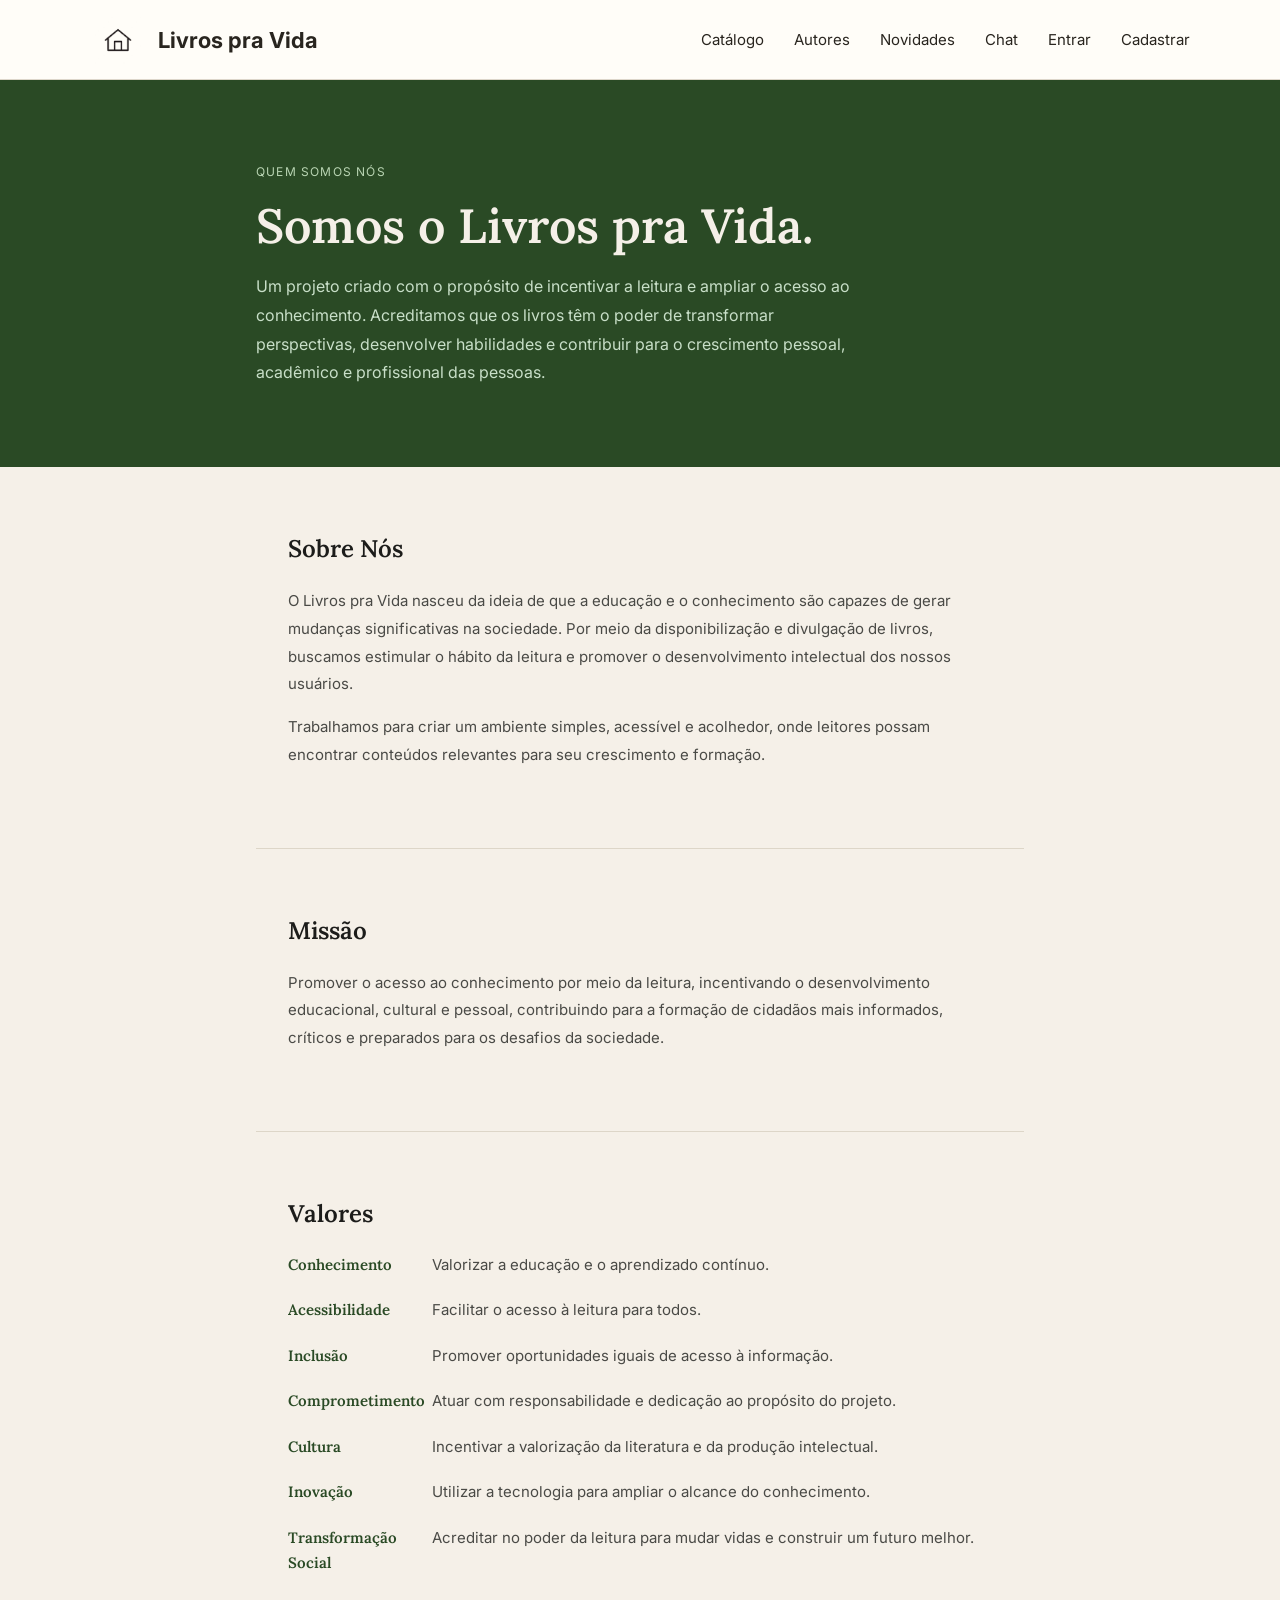
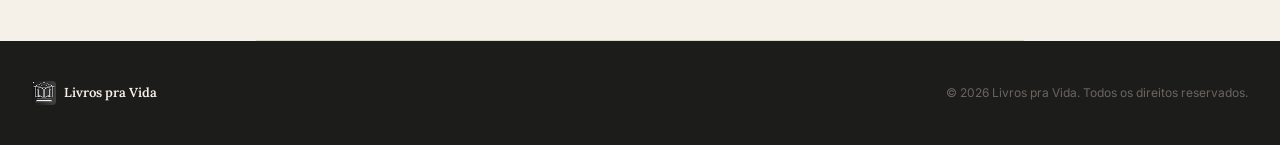
<file: LPV/src/SobreNos.html>
<!DOCTYPE html>
<html lang="pt-BR">

<head>
    <meta charset="UTF-8">
    <meta name="viewport" content="width=device-width, initial-scale=1.0">

    <title>Livros pra Vida - Sobre Nós</title>

    <link href="https://fonts.googleapis.com/css2?family=Inter:wght@400;600&family=Lora:wght@600&display=swap"
        rel="stylesheet">

    <link rel="stylesheet" href="../css/StyleSobNos.css">
</head>

<body>

    <!-- CABEÇALHO -->
    <header class="header">
        <a href="../index.html" class="logo">
            <img src="../imagens/pngHome.png">
            <span>Livros pra Vida</span>
        </a>
        <nav class="menu">
            <a href="../index.html#categories">Catálogo</a>
            <a href="../index.html#categories">Autores</a>
            <a href="../index.html#novidades">Novidades</a>
            <a href="../index.html#chat">Chat</a>
            <a href="Login.html" class="login-button">Entrar</a>
            <a href="Cadastro.html" class="signup-button">Cadastrar</a>
        </nav>
    </header>


    <section class="hero">
        <div>
            <small>QUEM SOMOS NÓS</small>

            <h1>Somos o Livros pra Vida.</h1>

            <p>
                Um projeto criado com o propósito de incentivar a leitura e ampliar o acesso ao
                conhecimento. Acreditamos que os livros têm o poder de transformar perspectivas,
                desenvolver habilidades e contribuir para o crescimento pessoal, acadêmico e
                profissional das pessoas.
            </p>
        </div>
    </section>


    <!-- MAIN -->
    <main>
        <section>
            <h2>Sobre Nós</h2>

            <p>
                O Livros pra Vida nasceu da ideia de que a educação e o conhecimento são capazes
                de gerar mudanças significativas na sociedade. Por meio da disponibilização e
                divulgação de livros, buscamos estimular o hábito da leitura e promover o
                desenvolvimento intelectual dos nossos usuários.
            </p>
            <p>
                Trabalhamos para criar um ambiente simples, acessível e acolhedor, onde leitores
                possam encontrar conteúdos relevantes para seu crescimento e formação.
            </p>
        </section>


        <section>
            <h2>Missão</h2>

            <p>
                Promover o acesso ao conhecimento por meio da leitura, incentivando o
                desenvolvimento educacional, cultural e pessoal, contribuindo para a formação de
                cidadãos mais informados, críticos e preparados para os desafios da sociedade.
            </p>
        </section>


        <section>
            <h2>Valores</h2>

            <div class="values">
                <div>
                    <strong>Conhecimento</strong>
                    <span>Valorizar a educação e o aprendizado contínuo.</span>
                </div>

                <div>
                    <strong>Acessibilidade</strong>
                    <span>Facilitar o acesso à leitura para todos.</span>
                </div>

                <div>
                    <strong>Inclusão</strong>
                    <span>Promover oportunidades iguais de acesso à informação.</span>
                </div>

                <div>
                    <strong>Comprometimento</strong>
                    <span>Atuar com responsabilidade e dedicação ao propósito do projeto.</span>
                </div>

                <div>
                    <strong>Cultura</strong>
                    <span>Incentivar a valorização da literatura e da produção intelectual.</span>
                </div>

                <div>
                    <strong>Inovação</strong>
                    <span>Utilizar a tecnologia para ampliar o alcance do conhecimento.</span>
                </div>

                <div>
                    <strong>Transformação Social</strong>
                    <span>Acreditar no poder da leitura para mudar vidas e construir um futuro melhor.</span>
                </div>
            </div>
        </section>

    </main>


    <!-- RODAPÉ -->
    <footer>
        <a href="../index.html">
            <img src="../imagens/icone.png" alt="Livros pra Vida">
            <span>Livros pra Vida</span>
        </a>

        <small>© 2026 Livros pra Vida. Todos os direitos reservados.</small>
    </footer>

</body>

</html>
</file>
<file: LPV/css/StyleSobNos.css>
* {
    box-sizing: border-box;
    margin: 0;
    padding: 0;
}

body {
    background: #f5f0e8;
    color: #1c1c1a;
    font-family: Inter, sans-serif;
}



/* CABEÇALHO */
.header {
    height: 80px;
    display: flex;
    align-items: center;
    justify-content: space-between;
    padding: 0 7%;
    background-color: #fffdf8;
    border-bottom: 1px solid #ddd6ca;
}


/* LOGO */
.logo {
    display: flex;
    align-items: center;
    gap: 12px;
    font-size: 22px;
    font-weight: bold;
    text-decoration: none;
    color: #29251f;
}

.logo img {
    width: 56px;
    height: 56px;
    object-fit: contain;
    background: transparent;
    mix-blend-mode: multiply;
}


/* MENU */
.menu {
    display: flex;
    gap: 30px;
}

.menu a {
    text-decoration: none;
    color: #29251f;
    font-size: 15px;
    transition: color 0.2s ease;
}


/* HOVER */
.menu a:hover {
    color: #9b633c;
}


/* APRESENTAÇÃO */
.hero {
    background: #2a4a25;
    padding: 80px 32px;
}

.hero > div {
    width: 100%;
    max-width: 768px;
    margin: auto;
}

.hero small {
    color: #b8d4b2;
    font-size: 12px;
    letter-spacing: 1.2px;
}

h1 {
    margin: 16px 0;
    color: #f5f0e8;
    font: 600 48px/60px "Lora", serif;
}

.hero p {
    max-width: 608px;
    color: #c8dfc8;
    font-size: 16px;
    line-height: 28.8px;
}



/* MAIN */
main {
    max-width: 768px;
    margin: auto;
}

main section {
    padding: 64px 32px;
    border-bottom: 1px solid #ddd6c8;
}

h2 {
    margin-bottom: 20px;
    font: 600 24px/36px "Lora", serif;
}

main p {
    margin-bottom: 15px;
    color: #4a4a46;
    font-size: 15px;
    line-height: 27.75px;
}



/* VALORES */
.values {
    display: flex;
    flex-direction: column;
    gap: 20px;
}

.values div {
    display: grid;
    grid-template-columns: 128px 1fr;
    gap: 16px;
}

.values strong {
    color: #2a4a25;
    font: 600 15px/25.5px "Lora", serif;
}

.values span {
    color: #4a4a46;
    font-size: 15px;
    line-height: 25.5px;
}



/* RODAPÉ */
footer {
    padding: 40px 32px;
    background: #1c1c1a;
    display: flex;
    justify-content: space-between;
    align-items: center;
}

footer a {
    display: flex;
    align-items: center;
    gap: 8px;
    text-decoration: none;
}

footer img {
    width: 24px;
    height: 24px;
}

footer span {
    color: #f5f0e8;
    font: 600 13px "Lora", serif;
}

footer small {
    color: #6b6560;
    font-size: 12px;
}

@media (max-width: 650px) {

    .header {
        height: auto;
        padding: 20px;
        flex-direction: column;
        gap: 15px;
    }

    .menu {
        gap: 15px;
        flex-wrap: wrap;
        justify-content: center;
    }

}
</file>
